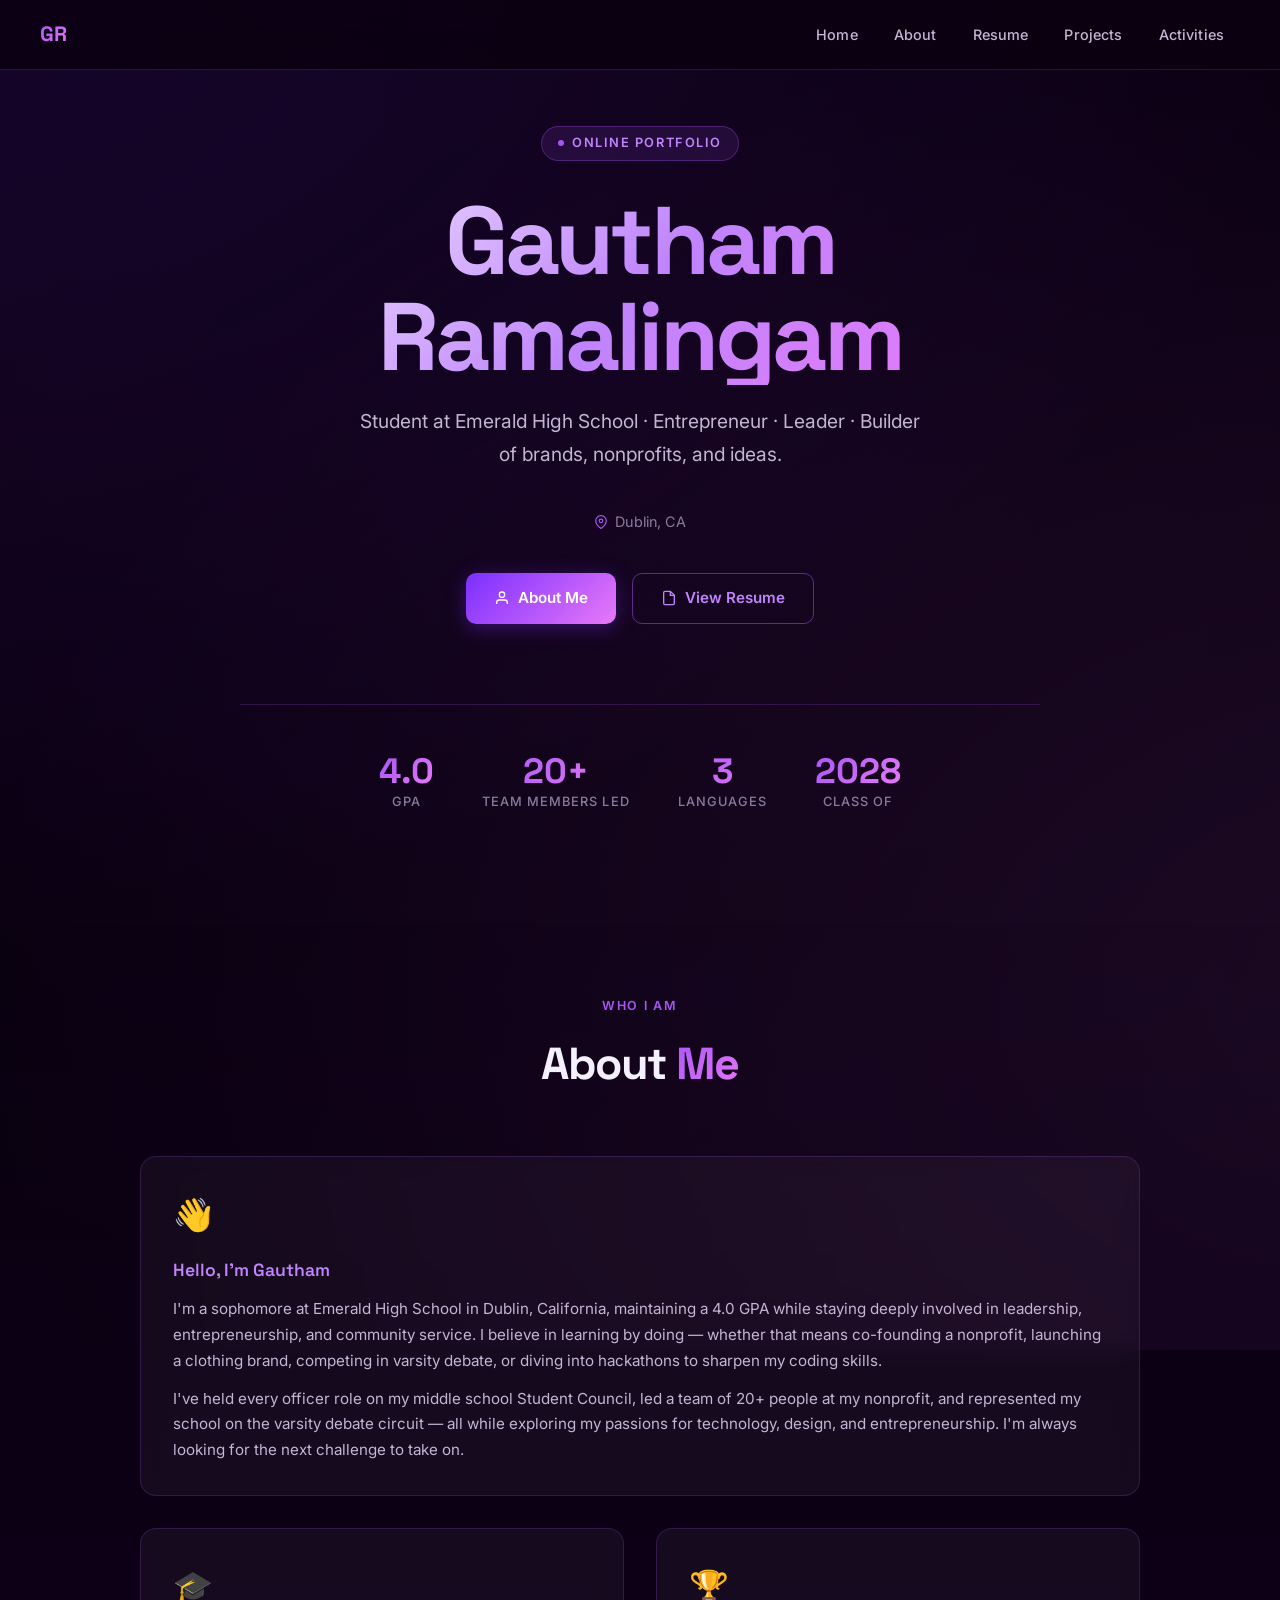
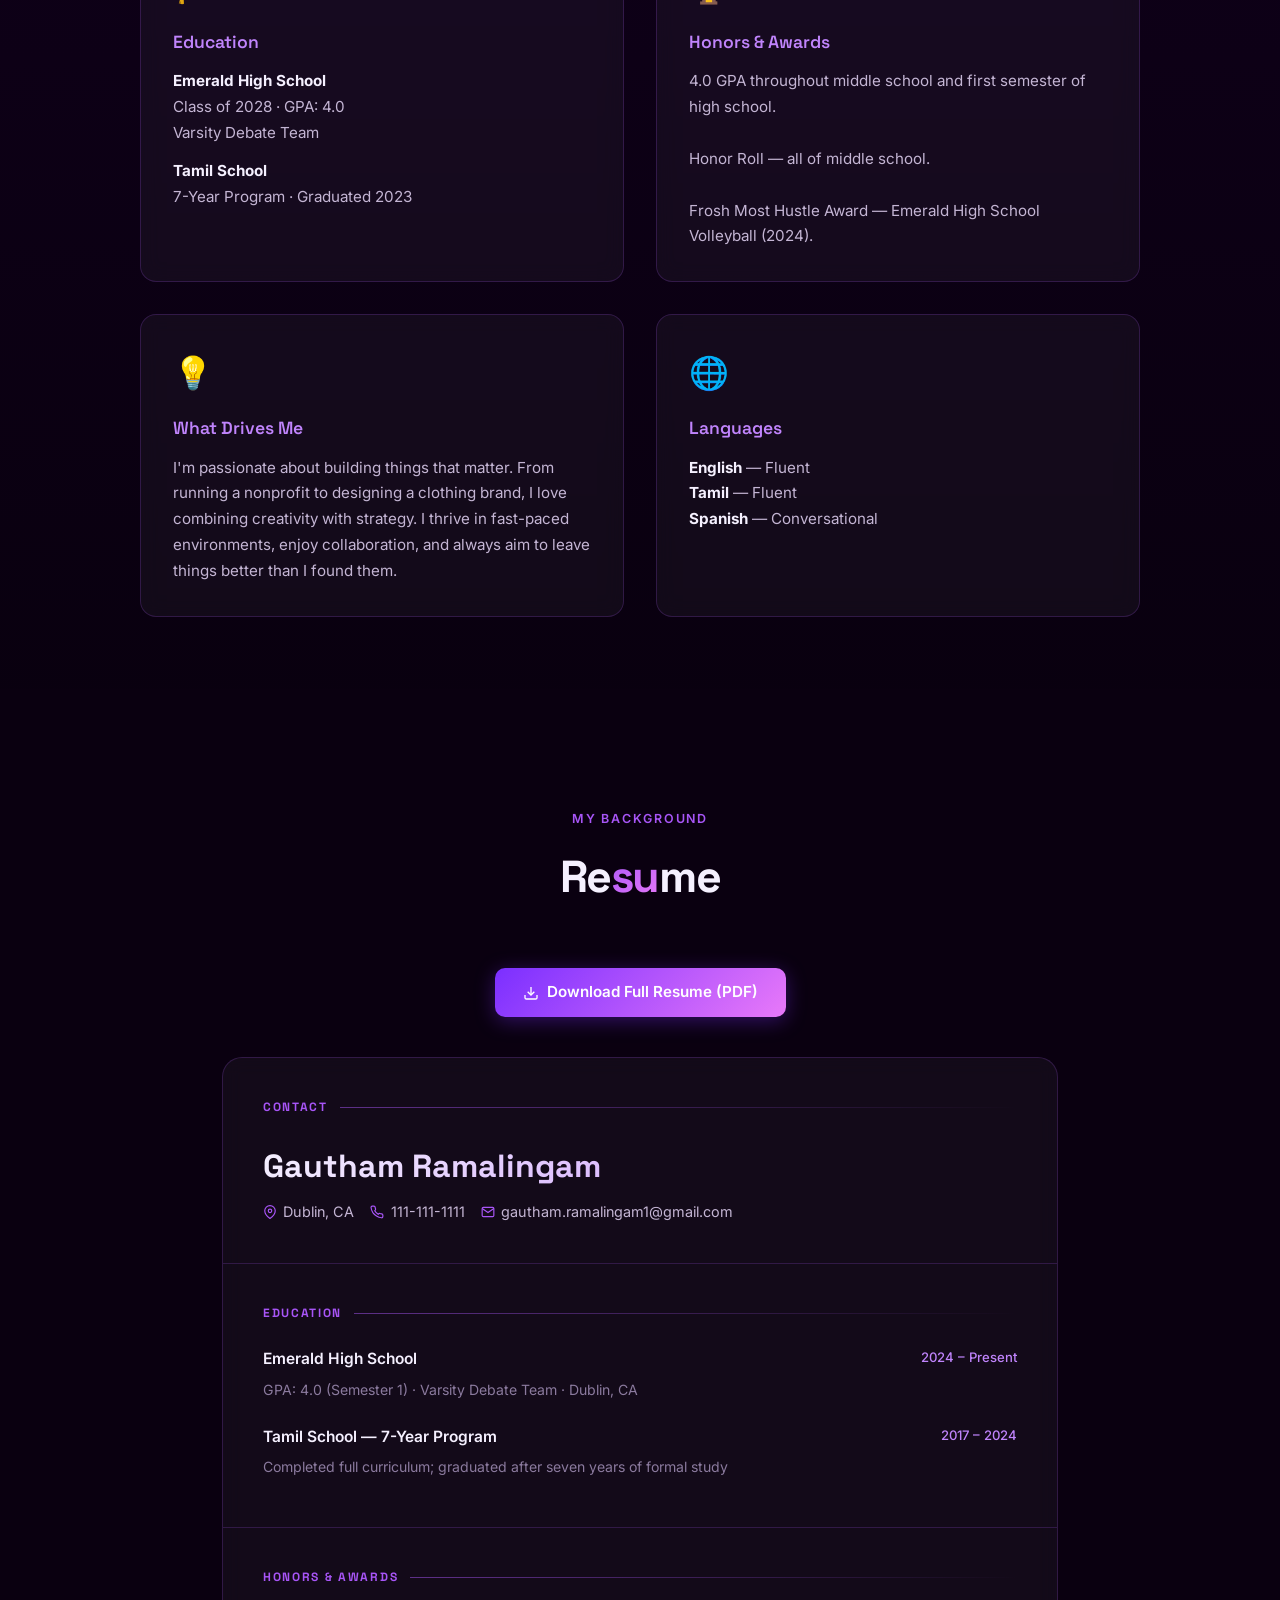
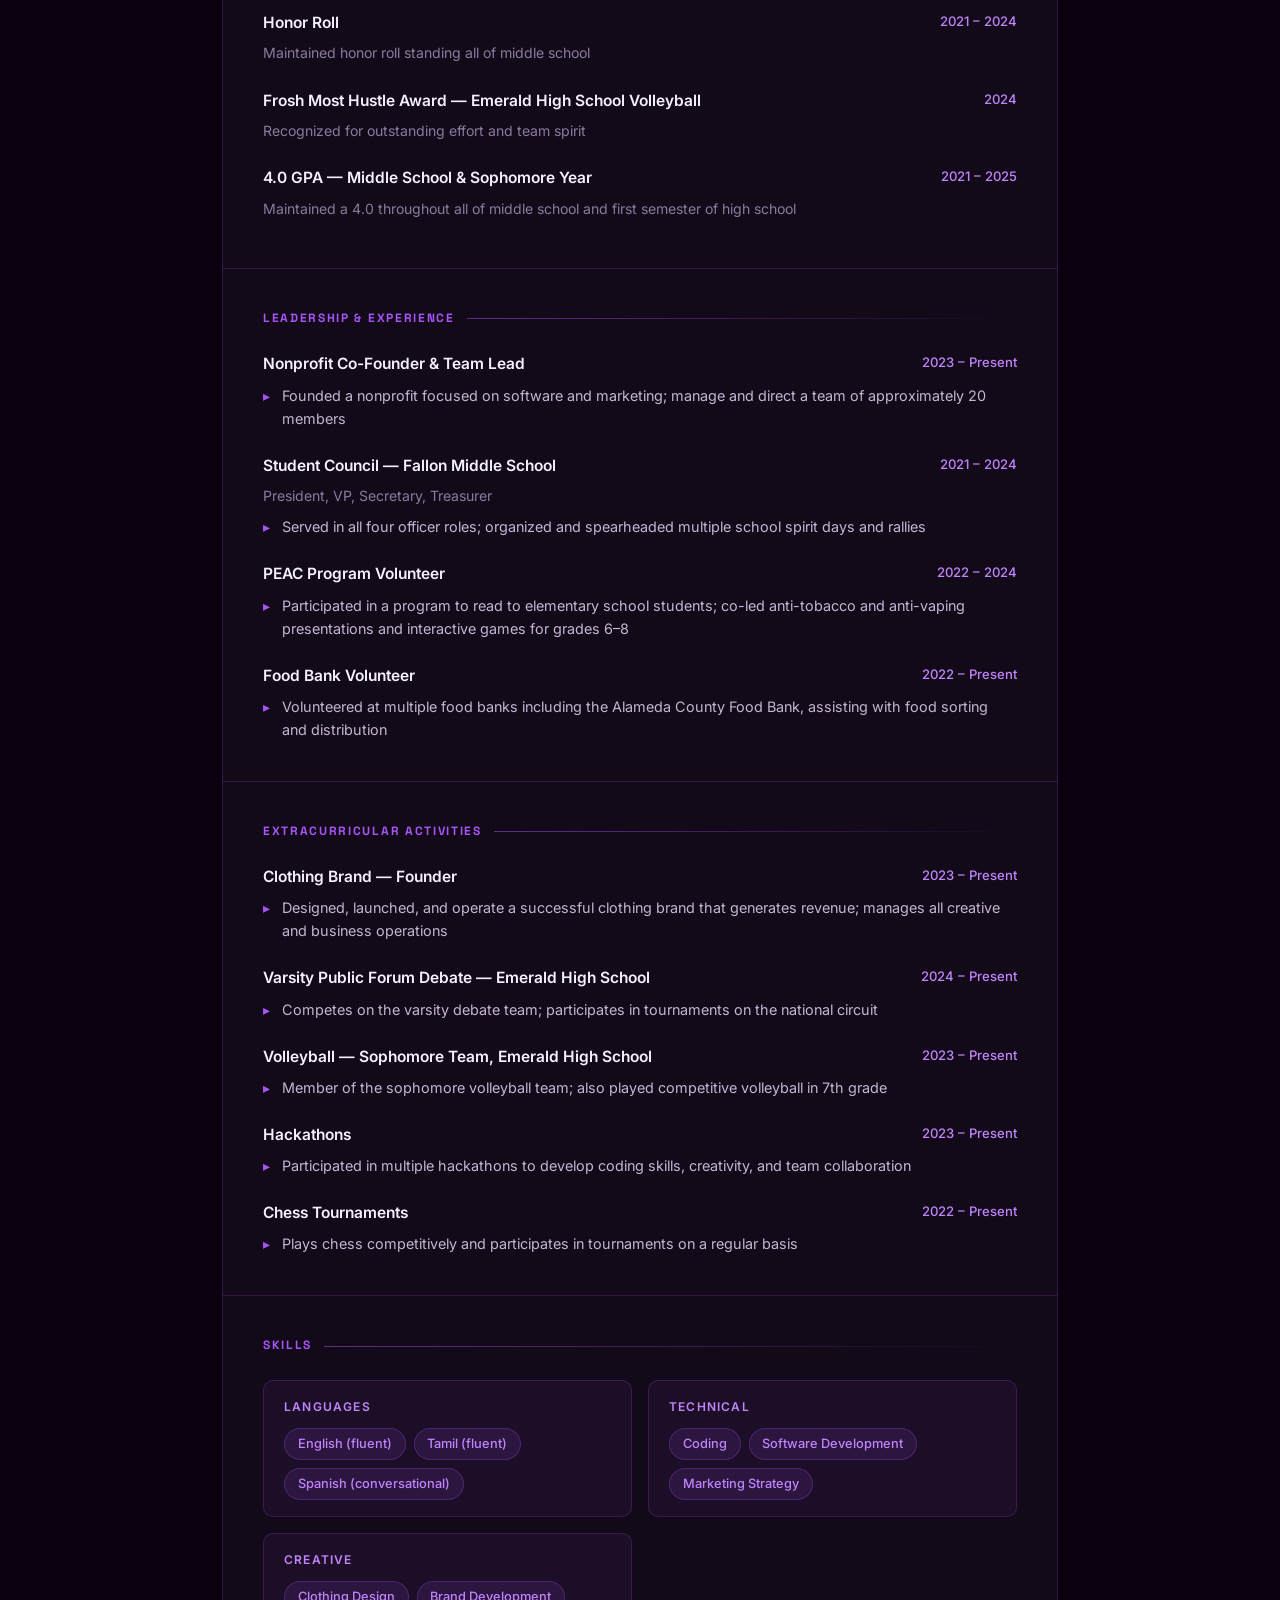
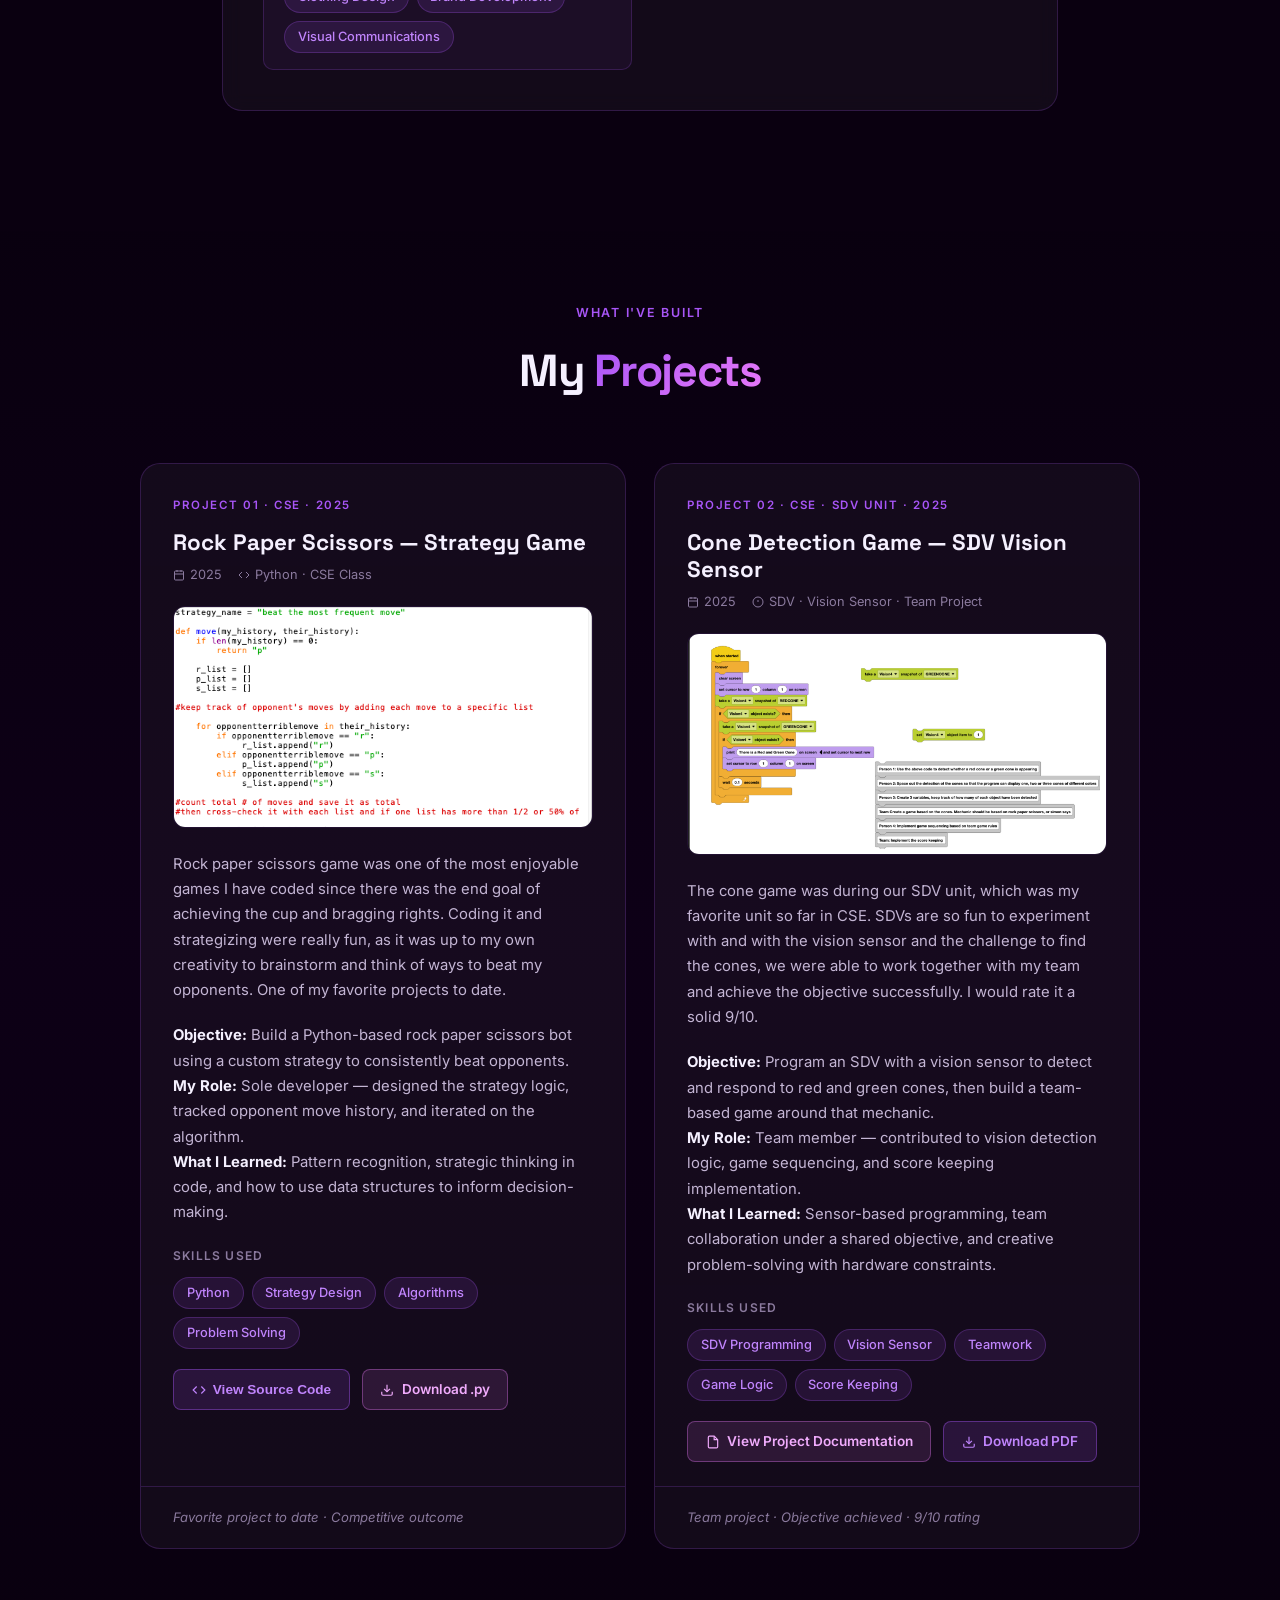
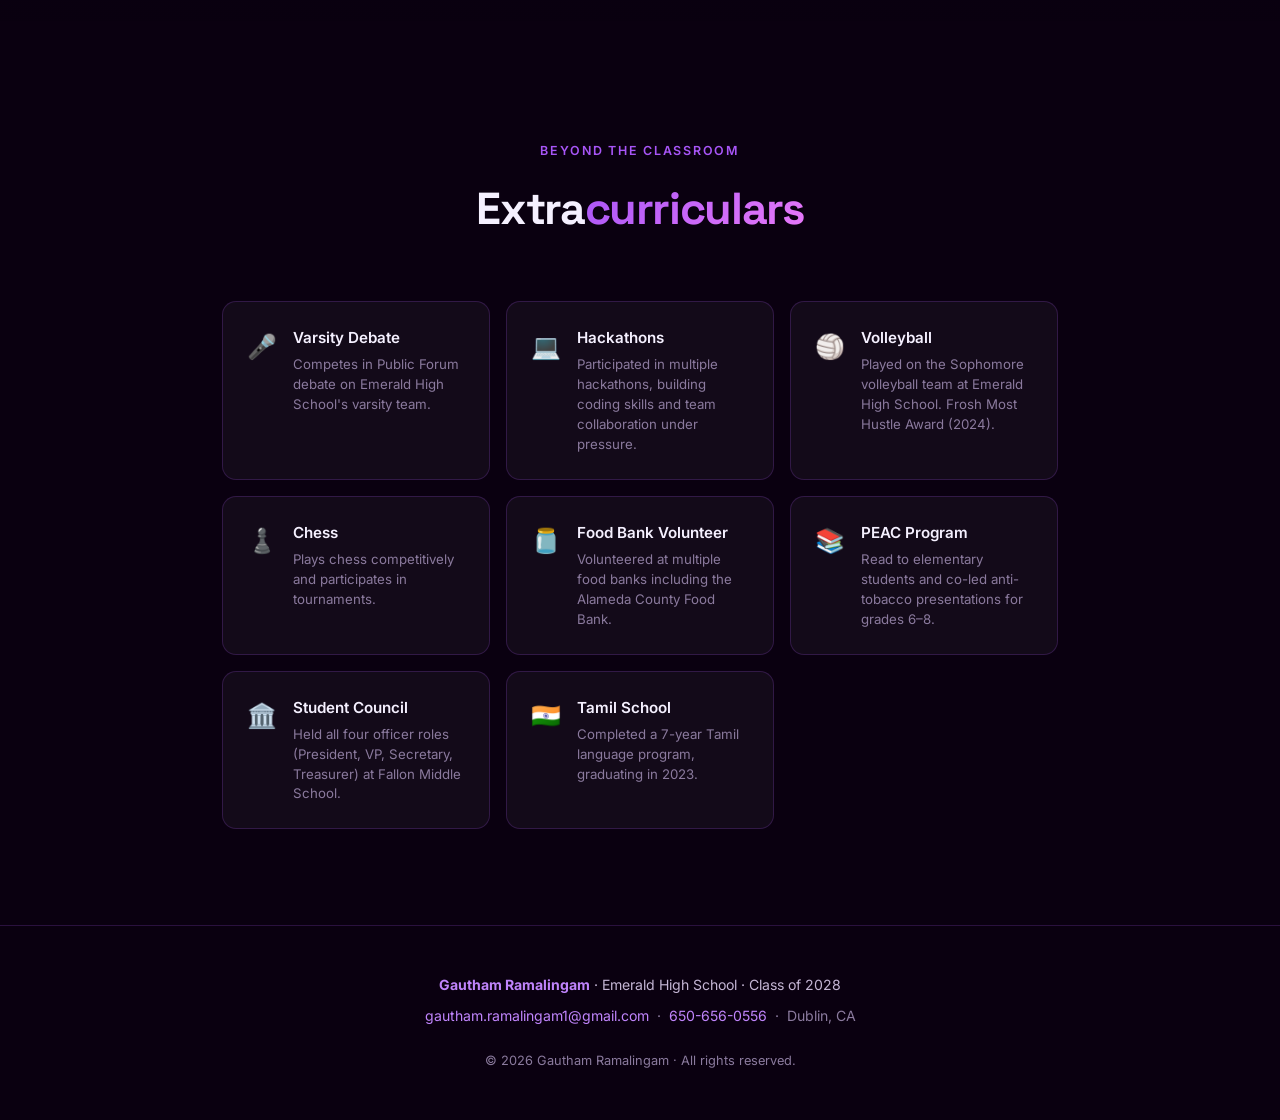
<file: index.html>
<!DOCTYPE html>
<html lang="en">
<head>
  <meta charset="UTF-8" />
  <meta name="viewport" content="width=device-width, initial-scale=1.0" />
  <title>Gautham Ramalingam — Portfolio</title>
  <link rel="stylesheet" href="styles.css" />
</head>
<body>

  <!-- ─── NAVBAR ─── -->
  <nav>
    <div class="nav-logo">GR</div>
    <ul class="nav-links">
      <li><a href="#home">Home</a></li>
      <li><a href="#about">About</a></li>
      <li><a href="#resume">Resume</a></li>
      <li><a href="#projects">Projects</a></li>
      <li><a href="#activities">Activities</a></li>
    </ul>
  </nav>

  <!-- ─── HERO ─── -->
  <section id="home">
    <div class="hero-content">
      <div class="hero-tag">Online Portfolio</div>
      <h1 class="hero-name">Gautham Ramalingam</h1>
      <p class="hero-subtitle">
        Student at Emerald High School · Entrepreneur · Leader · Builder of brands, nonprofits, and ideas.
      </p>
      <div class="hero-location">
        <svg width="14" height="14" viewBox="0 0 24 24" fill="none" stroke="currentColor" stroke-width="2"><path d="M21 10c0 7-9 13-9 13s-9-6-9-13a9 9 0 0 1 18 0z"/><circle cx="12" cy="10" r="3"/></svg>
        Dublin, CA
      </div>
      <div class="hero-cta">
        <a href="#about" class="btn-primary">
          <svg width="16" height="16" viewBox="0 0 24 24" fill="none" stroke="currentColor" stroke-width="2"><path d="M20 21v-2a4 4 0 0 0-4-4H8a4 4 0 0 0-4 4v2"/><circle cx="12" cy="7" r="4"/></svg>
          About Me
        </a>
        <a href="resume.pdf" target="_blank" class="btn-secondary">
          <svg width="16" height="16" viewBox="0 0 24 24" fill="none" stroke="currentColor" stroke-width="2"><path d="M14 2H6a2 2 0 0 0-2 2v16a2 2 0 0 0 2 2h12a2 2 0 0 0 2-2V8z"/><polyline points="14 2 14 8 20 8"/></svg>
          View Resume
        </a>
      </div>

      <div class="stats-strip">
        <div class="stat">
          <div class="stat-value">4.0</div>
          <div class="stat-label">GPA</div>
        </div>
        <div class="stat">
          <div class="stat-value">20+</div>
          <div class="stat-label">Team Members Led</div>
        </div>
        <div class="stat">
          <div class="stat-value">3</div>
          <div class="stat-label">Languages</div>
        </div>
        <div class="stat">
          <div class="stat-value">2028</div>
          <div class="stat-label">Class of</div>
        </div>
      </div>
    </div>
  </section>

  <!-- ─── ABOUT ─── -->
  <section id="about">
    <div class="section-header">
      <div class="section-label">Who I Am</div>
      <h2 class="section-title">About <span>Me</span></h2>
    </div>

    <div class="about-grid">
      <div class="about-card full-width">
        <div class="card-icon">👋</div>
        <div class="card-title">Hello, I'm Gautham</div>
        <p class="card-text">
          I'm a sophomore at Emerald High School in Dublin, California, maintaining a 4.0 GPA while staying deeply involved in leadership, entrepreneurship, and community service. I believe in learning by doing — whether that means co-founding a nonprofit, launching a clothing brand, competing in varsity debate, or diving into hackathons to sharpen my coding skills.
        </p>
        <p class="card-text" style="margin-top: 0.75rem;">
          I've held every officer role on my middle school Student Council, led a team of 20+ people at my nonprofit, and represented my school on the varsity debate circuit — all while exploring my passions for technology, design, and entrepreneurship. I'm always looking for the next challenge to take on.
        </p>
      </div>

      <div class="about-card">
        <div class="card-icon">🎓</div>
        <div class="card-title">Education</div>
        <p class="card-text">
          <strong style="color: var(--text-primary);">Emerald High School</strong><br>
          Class of 2028 · GPA: 4.0<br>
          Varsity Debate Team
        </p>
        <p class="card-text" style="margin-top: 0.75rem;">
          <strong style="color: var(--text-primary);">Tamil School</strong><br>
          7-Year Program · Graduated 2023
        </p>
      </div>

      <div class="about-card">
        <div class="card-icon">🏆</div>
        <div class="card-title">Honors & Awards</div>
        <p class="card-text">
          4.0 GPA throughout middle school and first semester of high school.<br><br>
          Honor Roll — all of middle school.<br><br>
          Frosh Most Hustle Award — Emerald High School Volleyball (2024).
        </p>
      </div>

      <div class="about-card">
        <div class="card-icon">💡</div>
        <div class="card-title">What Drives Me</div>
        <p class="card-text">
          I'm passionate about building things that matter. From running a nonprofit to designing a clothing brand, I love combining creativity with strategy. I thrive in fast-paced environments, enjoy collaboration, and always aim to leave things better than I found them.
        </p>
      </div>

      <div class="about-card">
        <div class="card-icon">🌐</div>
        <div class="card-title">Languages</div>
        <p class="card-text">
          <strong style="color: var(--text-primary);">English</strong> — Fluent<br>
          <strong style="color: var(--text-primary);">Tamil</strong> — Fluent<br>
          <strong style="color: var(--text-primary);">Spanish</strong> — Conversational
        </p>
      </div>
    </div>
  </section>

  <!-- ─── RESUME ─── -->
  <section id="resume" style="padding: 6rem 2rem;">
    <div class="section-header">
      <div class="section-label">My Background</div>
      <h2 class="section-title">Re<span>su</span>me</h2>
    </div>

    <div class="resume-download">
      <a href="resume.pdf" target="_blank" class="btn-primary">
        <svg width="16" height="16" viewBox="0 0 24 24" fill="none" stroke="currentColor" stroke-width="2"><path d="M21 15v4a2 2 0 0 1-2 2H5a2 2 0 0 1-2-2v-4"/><polyline points="7 10 12 15 17 10"/><line x1="12" y1="15" x2="12" y2="3"/></svg>
        Download Full Resume (PDF)
      </a>
    </div>

    <div class="resume-container">

      <!-- Header -->
      <div class="resume-section">
        <div class="resume-section-title">Contact</div>
        <div class="resume-name">Gautham Ramalingam</div>
        <div class="resume-contacts">
          <span class="contact-item">
            <svg width="14" height="14" viewBox="0 0 24 24" fill="none" stroke="currentColor" stroke-width="2"><path d="M21 10c0 7-9 13-9 13s-9-6-9-13a9 9 0 0 1 18 0z"/><circle cx="12" cy="10" r="3"/></svg>
            Dublin, CA
          </span>
          <span class="contact-item">
            <svg width="14" height="14" viewBox="0 0 24 24" fill="none" stroke="currentColor" stroke-width="2"><path d="M22 16.92v3a2 2 0 0 1-2.18 2 19.79 19.79 0 0 1-8.63-3.07A19.5 19.5 0 0 1 4.86 13a19.79 19.79 0 0 1-3.07-8.67A2 2 0 0 1 3.77 2h3a2 2 0 0 1 2 1.72c.127.96.361 1.903.7 2.81a2 2 0 0 1-.45 2.11L8.09 9.91a16 16 0 0 0 6 6l.91-.91a2 2 0 0 1 2.11-.45c.907.339 1.85.573 2.81.7A2 2 0 0 1 22 17.12z"/></svg>
            111-111-1111
          </span>
          <span class="contact-item">
            <svg width="14" height="14" viewBox="0 0 24 24" fill="none" stroke="currentColor" stroke-width="2"><path d="M4 4h16c1.1 0 2 .9 2 2v12c0 1.1-.9 2-2 2H4c-1.1 0-2-.9-2-2V6c0-1.1.9-2 2-2z"/><polyline points="22,6 12,13 2,6"/></svg>
            gautham.ramalingam1@gmail.com
          </span>
        </div>
      </div>

      <!-- Education -->
      <div class="resume-section">
        <div class="resume-section-title">Education</div>
        <div class="resume-entry">
          <div class="resume-entry-header">
            <div class="resume-entry-title">Emerald High School</div>
            <div class="resume-entry-role">2024 – Present</div>
          </div>
          <div class="resume-entry-sub">GPA: 4.0 (Semester 1) · Varsity Debate Team · Dublin, CA</div>
        </div>
        <div class="resume-entry">
          <div class="resume-entry-header">
            <div class="resume-entry-title">Tamil School — 7-Year Program</div>
            <div class="resume-entry-role">2017 – 2024</div>
          </div>
          <div class="resume-entry-sub">Completed full curriculum; graduated after seven years of formal study</div>
        </div>
      </div>

      <!-- Honors & Awards -->
      <div class="resume-section">
        <div class="resume-section-title">Honors &amp; Awards</div>
        <div class="resume-entry">
          <div class="resume-entry-header">
            <div class="resume-entry-title">Honor Roll</div>
            <div class="resume-entry-role">2021 – 2024</div>
          </div>
          <div class="resume-entry-sub">Maintained honor roll standing all of middle school</div>
        </div>
        <div class="resume-entry">
          <div class="resume-entry-header">
            <div class="resume-entry-title">Frosh Most Hustle Award — Emerald High School Volleyball</div>
            <div class="resume-entry-role">2024</div>
          </div>
          <div class="resume-entry-sub">Recognized for outstanding effort and team spirit</div>
        </div>
        <div class="resume-entry">
          <div class="resume-entry-header">
            <div class="resume-entry-title">4.0 GPA — Middle School &amp; Sophomore Year</div>
            <div class="resume-entry-role">2021 – 2025</div>
          </div>
          <div class="resume-entry-sub">Maintained a 4.0 throughout all of middle school and first semester of high school</div>
        </div>
      </div>

      <!-- Leadership -->
      <div class="resume-section">
        <div class="resume-section-title">Leadership &amp; Experience</div>

        <div class="resume-entry">
          <div class="resume-entry-header">
            <div class="resume-entry-title">Nonprofit Co-Founder &amp; Team Lead</div>
            <div class="resume-entry-role">2023 – Present</div>
          </div>
          <ul>
            <li>Founded a nonprofit focused on software and marketing; manage and direct a team of approximately 20 members</li>
          </ul>
        </div>

        <div class="resume-entry">
          <div class="resume-entry-header">
            <div class="resume-entry-title">Student Council — Fallon Middle School</div>
            <div class="resume-entry-role">2021 – 2024</div>
          </div>
          <div class="resume-entry-sub">President, VP, Secretary, Treasurer</div>
          <ul>
            <li>Served in all four officer roles; organized and spearheaded multiple school spirit days and rallies</li>
          </ul>
        </div>

        <div class="resume-entry">
          <div class="resume-entry-header">
            <div class="resume-entry-title">PEAC Program Volunteer</div>
            <div class="resume-entry-role">2022 – 2024</div>
          </div>
          <ul>
            <li>Participated in a program to read to elementary school students; co-led anti-tobacco and anti-vaping presentations and interactive games for grades 6–8</li>
          </ul>
        </div>

        <div class="resume-entry">
          <div class="resume-entry-header">
            <div class="resume-entry-title">Food Bank Volunteer</div>
            <div class="resume-entry-role">2022 – Present</div>
          </div>
          <ul>
            <li>Volunteered at multiple food banks including the Alameda County Food Bank, assisting with food sorting and distribution</li>
          </ul>
        </div>
      </div>

      <!-- Extracurricular -->
      <div class="resume-section">
        <div class="resume-section-title">Extracurricular Activities</div>

        <div class="resume-entry">
          <div class="resume-entry-header">
            <div class="resume-entry-title">Clothing Brand — Founder</div>
            <div class="resume-entry-role">2023 – Present</div>
          </div>
          <ul>
            <li>Designed, launched, and operate a successful clothing brand that generates revenue; manages all creative and business operations</li>
          </ul>
        </div>

        <div class="resume-entry">
          <div class="resume-entry-header">
            <div class="resume-entry-title">Varsity Public Forum Debate — Emerald High School</div>
            <div class="resume-entry-role">2024 – Present</div>
          </div>
          <ul>
            <li>Competes on the varsity debate team; participates in tournaments on the national circuit</li>
          </ul>
        </div>

        <div class="resume-entry">
          <div class="resume-entry-header">
            <div class="resume-entry-title">Volleyball — Sophomore Team, Emerald High School</div>
            <div class="resume-entry-role">2023 – Present</div>
          </div>
          <ul>
            <li>Member of the sophomore volleyball team; also played competitive volleyball in 7th grade</li>
          </ul>
        </div>

        <div class="resume-entry">
          <div class="resume-entry-header">
            <div class="resume-entry-title">Hackathons</div>
            <div class="resume-entry-role">2023 – Present</div>
          </div>
          <ul>
            <li>Participated in multiple hackathons to develop coding skills, creativity, and team collaboration</li>
          </ul>
        </div>

        <div class="resume-entry">
          <div class="resume-entry-header">
            <div class="resume-entry-title">Chess Tournaments</div>
            <div class="resume-entry-role">2022 – Present</div>
          </div>
          <ul>
            <li>Plays chess competitively and participates in tournaments on a regular basis</li>
          </ul>
        </div>
      </div>

      <!-- Skills -->
      <div class="resume-section">
        <div class="resume-section-title">Skills</div>
        <div class="skills-grid">
          <div class="skill-group">
            <div class="skill-group-label">Languages</div>
            <div class="badge-row">
              <span class="badge">English (fluent)</span>
              <span class="badge">Tamil (fluent)</span>
              <span class="badge">Spanish (conversational)</span>
            </div>
          </div>
          <div class="skill-group">
            <div class="skill-group-label">Technical</div>
            <div class="badge-row">
              <span class="badge">Coding</span>
              <span class="badge">Software Development</span>
              <span class="badge">Marketing Strategy</span>
            </div>
          </div>
          <div class="skill-group">
            <div class="skill-group-label">Creative</div>
            <div class="badge-row">
              <span class="badge">Clothing Design</span>
              <span class="badge">Brand Development</span>
              <span class="badge">Visual Communications</span>
            </div>
          </div>
        </div>
      </div>

    </div>
  </section>

  <!-- ─── PROJECTS ─── -->
  <section id="projects">
    <div class="section-header">
      <div class="section-label">What I've Built</div>
      <h2 class="section-title">My <span>Projects</span></h2>
    </div>

    <div class="projects-grid">

      <!-- Project 1: Rock Paper Scissors -->
      <div class="project-card">
        <div class="project-card-top">
          <div class="project-number">Project 01 · CSE · 2025</div>
          <div class="project-title">Rock Paper Scissors — Strategy Game</div>
          <div class="project-meta">
            <span class="project-meta-item">
              <svg width="12" height="12" viewBox="0 0 24 24" fill="none" stroke="currentColor" stroke-width="2"><rect x="3" y="4" width="18" height="18" rx="2" ry="2"/><line x1="16" y1="2" x2="16" y2="6"/><line x1="8" y1="2" x2="8" y2="6"/><line x1="3" y1="10" x2="21" y2="10"/></svg>
              2025
            </span>
            <span class="project-meta-item">
              <svg width="12" height="12" viewBox="0 0 24 24" fill="none" stroke="currentColor" stroke-width="2"><polyline points="16 18 22 12 16 6"/><polyline points="8 6 2 12 8 18"/></svg>
              Python · CSE Class
            </span>
          </div>
          <div class="project-image-wrap">
            <img src="rockpaperscissor.png" alt="Rock Paper Scissors strategy code screenshot" />
          </div>
          <p class="project-description">
            Rock paper scissors game was one of the most enjoyable games I have coded since there was the end goal of achieving the cup and bragging rights. Coding it and strategizing were really fun, as it was up to my own creativity to brainstorm and think of ways to beat my opponents. One of my favorite projects to date.
          </p>
          <p class="project-description">
            <strong style="color: var(--text-primary);">Objective:</strong> Build a Python-based rock paper scissors bot using a custom strategy to consistently beat opponents.<br>
            <strong style="color: var(--text-primary);">My Role:</strong> Sole developer — designed the strategy logic, tracked opponent move history, and iterated on the algorithm.<br>
            <strong style="color: var(--text-primary);">What I Learned:</strong> Pattern recognition, strategic thinking in code, and how to use data structures to inform decision-making.
          </p>
          <div class="project-skills-label">Skills Used</div>
          <div class="badge-row">
            <span class="badge">Python</span>
            <span class="badge">Strategy Design</span>
            <span class="badge">Algorithms</span>
            <span class="badge">Problem Solving</span>
          </div>
          <div class="doc-buttons">
            <button class="btn-doc btn-doc-code" onclick="openCodeModal()">
              <svg width="14" height="14" viewBox="0 0 24 24" fill="none" stroke="currentColor" stroke-width="2"><polyline points="16 18 22 12 16 6"/><polyline points="8 6 2 12 8 18"/></svg>
              View Source Code
            </button>
            <a class="btn-doc btn-doc-pdf" href="rockpaperscissors.py" download>
              <svg width="14" height="14" viewBox="0 0 24 24" fill="none" stroke="currentColor" stroke-width="2"><path d="M21 15v4a2 2 0 0 1-2 2H5a2 2 0 0 1-2-2v-4"/><polyline points="7 10 12 15 17 10"/><line x1="12" y1="15" x2="12" y2="3"/></svg>
              Download .py
            </a>
          </div>
        </div>
        <div class="project-card-bottom">
          <span class="project-outcome">Favorite project to date · Competitive outcome</span>
        </div>
      </div>

      <!-- Project 2: Cone Game -->
      <div class="project-card">
        <div class="project-card-top">
          <div class="project-number">Project 02 · CSE · SDV Unit · 2025</div>
          <div class="project-title">Cone Detection Game — SDV Vision Sensor</div>
          <div class="project-meta">
            <span class="project-meta-item">
              <svg width="12" height="12" viewBox="0 0 24 24" fill="none" stroke="currentColor" stroke-width="2"><rect x="3" y="4" width="18" height="18" rx="2" ry="2"/><line x1="16" y1="2" x2="16" y2="6"/><line x1="8" y1="2" x2="8" y2="6"/><line x1="3" y1="10" x2="21" y2="10"/></svg>
              2025
            </span>
            <span class="project-meta-item">
              <svg width="12" height="12" viewBox="0 0 24 24" fill="none" stroke="currentColor" stroke-width="2"><circle cx="12" cy="12" r="10"/><line x1="12" y1="8" x2="12" y2="12"/><line x1="12" y1="16" x2="12.01" y2="16"/></svg>
              SDV · Vision Sensor · Team Project
            </span>
          </div>
          <div class="project-image-wrap">
            <img src="conegame.png" alt="Cone game SDV vision sensor code screenshot" />
          </div>
          <p class="project-description">
            The cone game was during our SDV unit, which was my favorite unit so far in CSE. SDVs are so fun to experiment with and with the vision sensor and the challenge to find the cones, we were able to work together with my team and achieve the objective successfully. I would rate it a solid 9/10.
          </p>
          <p class="project-description">
            <strong style="color: var(--text-primary);">Objective:</strong> Program an SDV with a vision sensor to detect and respond to red and green cones, then build a team-based game around that mechanic.<br>
            <strong style="color: var(--text-primary);">My Role:</strong> Team member — contributed to vision detection logic, game sequencing, and score keeping implementation.<br>
            <strong style="color: var(--text-primary);">What I Learned:</strong> Sensor-based programming, team collaboration under a shared objective, and creative problem-solving with hardware constraints.
          </p>
          <div class="project-skills-label">Skills Used</div>
          <div class="badge-row">
            <span class="badge">SDV Programming</span>
            <span class="badge">Vision Sensor</span>
            <span class="badge">Teamwork</span>
            <span class="badge">Game Logic</span>
            <span class="badge">Score Keeping</span>
          </div>
          <div class="doc-buttons">
            <a class="btn-doc btn-doc-pdf" href="conegame_doc.pdf" target="_blank">
              <svg width="14" height="14" viewBox="0 0 24 24" fill="none" stroke="currentColor" stroke-width="2"><path d="M14 2H6a2 2 0 0 0-2 2v16a2 2 0 0 0 2 2h12a2 2 0 0 0 2-2V8z"/><polyline points="14 2 14 8 20 8"/></svg>
              View Project Documentation
            </a>
            <a class="btn-doc btn-doc-code" href="conegame_doc.pdf" download>
              <svg width="14" height="14" viewBox="0 0 24 24" fill="none" stroke="currentColor" stroke-width="2"><path d="M21 15v4a2 2 0 0 1-2 2H5a2 2 0 0 1-2-2v-4"/><polyline points="7 10 12 15 17 10"/><line x1="12" y1="15" x2="12" y2="3"/></svg>
              Download PDF
            </a>
          </div>
        </div>
        <div class="project-card-bottom">
          <span class="project-outcome">Team project · Objective achieved · 9/10 rating</span>
        </div>
      </div>

    </div>
  </section>

  <!-- ─── ACTIVITIES ─── -->
  <section id="activities" style="padding: 6rem 2rem;">
    <div class="section-header">
      <div class="section-label">Beyond the Classroom</div>
      <h2 class="section-title">Extra<span>curriculars</span></h2>
    </div>

    <div class="activities-list">
      <div class="activity-item">
        <div class="activity-icon">🎤</div>
        <div>
          <div class="activity-title">Varsity Debate</div>
          <div class="activity-detail">Competes in Public Forum debate on Emerald High School's varsity team.</div>
        </div>
      </div>

      <div class="activity-item">
        <div class="activity-icon">💻</div>
        <div>
          <div class="activity-title">Hackathons</div>
          <div class="activity-detail">Participated in multiple hackathons, building coding skills and team collaboration under pressure.</div>
        </div>
      </div>

      <div class="activity-item">
        <div class="activity-icon">🏐</div>
        <div>
          <div class="activity-title">Volleyball</div>
          <div class="activity-detail">Played on the Sophomore volleyball team at Emerald High School. Frosh Most Hustle Award (2024).</div>
        </div>
      </div>

      <div class="activity-item">
        <div class="activity-icon">♟️</div>
        <div>
          <div class="activity-title">Chess</div>
          <div class="activity-detail">Plays chess competitively and participates in tournaments.</div>
        </div>
      </div>

      <div class="activity-item">
        <div class="activity-icon">🫙</div>
        <div>
          <div class="activity-title">Food Bank Volunteer</div>
          <div class="activity-detail">Volunteered at multiple food banks including the Alameda County Food Bank.</div>
        </div>
      </div>

      <div class="activity-item">
        <div class="activity-icon">📚</div>
        <div>
          <div class="activity-title">PEAC Program</div>
          <div class="activity-detail">Read to elementary students and co-led anti-tobacco presentations for grades 6–8.</div>
        </div>
      </div>

      <div class="activity-item">
        <div class="activity-icon">🏛️</div>
        <div>
          <div class="activity-title">Student Council</div>
          <div class="activity-detail">Held all four officer roles (President, VP, Secretary, Treasurer) at Fallon Middle School.</div>
        </div>
      </div>

      <div class="activity-item">
        <div class="activity-icon">🇮🇳</div>
        <div>
          <div class="activity-title">Tamil School</div>
          <div class="activity-detail">Completed a 7-year Tamil language program, graduating in 2023.</div>
        </div>
      </div>
    </div>
  </section>

  <!-- ─── CODE MODAL ─── -->
  <div class="modal-overlay" id="codeModal" onclick="closeOnOverlay(event)">
    <div class="modal-box">
      <div class="modal-header">
        <div class="modal-title">
          <span class="modal-title-dot"></span>
          gautham_rock_paper_scissors.py
        </div>
        <button class="modal-close" onclick="closeCodeModal()">✕</button>
      </div>
      <div class="modal-body">
        <pre class="code-block"><div class="code-line"><span class="code-ln">1</span><span class="code-text"><span class="va">strategy_name</span> <span class="op">=</span> <span class="st">"beat the most frequent move"</span></span></div>
<div class="code-line"><span class="code-ln">2</span><span class="code-text"></span></div>
<div class="code-line"><span class="code-ln">3</span><span class="code-text"><span class="kw">def</span> <span class="fn">move</span>(<span class="va">my_history</span>, <span class="va">their_history</span>):</span></div>
<div class="code-line"><span class="code-ln">4</span><span class="code-text">    <span class="kw">if</span> <span class="fn">len</span>(<span class="va">my_history</span>) == <span class="nm">0</span>:</span></div>
<div class="code-line"><span class="code-ln">5</span><span class="code-text">        <span class="op">return</span> <span class="st">"p"</span></span></div>
<div class="code-line"><span class="code-ln">6</span><span class="code-text"></span></div>
<div class="code-line"><span class="code-ln">7</span><span class="code-text">    <span class="va">r_list</span> <span class="op">=</span> []</span></div>
<div class="code-line"><span class="code-ln">8</span><span class="code-text">    <span class="va">p_list</span> <span class="op">=</span> []</span></div>
<div class="code-line"><span class="code-ln">9</span><span class="code-text">    <span class="va">s_list</span> <span class="op">=</span> []</span></div>
<div class="code-line"><span class="code-ln">10</span><span class="code-text"></span></div>
<div class="code-line"><span class="code-ln">11</span><span class="code-text"><span class="cm"># keep track of opponent's moves by adding each move to a specific list</span></span></div>
<div class="code-line"><span class="code-ln">12</span><span class="code-text"></span></div>
<div class="code-line"><span class="code-ln">13</span><span class="code-text">    <span class="kw">for</span> <span class="va">opponentterriblemove</span> <span class="kw">in</span> <span class="va">their_history</span>:</span></div>
<div class="code-line"><span class="code-ln">14</span><span class="code-text">        <span class="kw">if</span> <span class="va">opponentterriblemove</span> == <span class="st">"r"</span>:</span></div>
<div class="code-line"><span class="code-ln">15</span><span class="code-text">            <span class="va">r_list</span>.<span class="fn">append</span>(<span class="st">"r"</span>)</span></div>
<div class="code-line"><span class="code-ln">16</span><span class="code-text">        <span class="kw">elif</span> <span class="va">opponentterriblemove</span> == <span class="st">"p"</span>:</span></div>
<div class="code-line"><span class="code-ln">17</span><span class="code-text">            <span class="va">p_list</span>.<span class="fn">append</span>(<span class="st">"p"</span>)</span></div>
<div class="code-line"><span class="code-ln">18</span><span class="code-text">        <span class="kw">elif</span> <span class="va">opponentterriblemove</span> == <span class="st">"s"</span>:</span></div>
<div class="code-line"><span class="code-ln">19</span><span class="code-text">            <span class="va">s_list</span>.<span class="fn">append</span>(<span class="st">"s"</span>)</span></div>
<div class="code-line"><span class="code-ln">20</span><span class="code-text"></span></div>
<div class="code-line"><span class="code-ln">21</span><span class="code-text"><span class="cm"># count total # of moves and save it as total</span></span></div>
<div class="code-line"><span class="code-ln">22</span><span class="code-text"><span class="cm"># then cross-check: if one move type is &gt;50% of all moves, counter it</span></span></div>
<div class="code-line"><span class="code-ln">23</span><span class="code-text"></span></div>
<div class="code-line"><span class="code-ln">24</span><span class="code-text">    <span class="va">total</span> <span class="op">=</span> <span class="fn">len</span>(<span class="va">their_history</span>)</span></div>
<div class="code-line"><span class="code-ln">25</span><span class="code-text"></span></div>
<div class="code-line"><span class="code-ln">26</span><span class="code-text">    <span class="kw">if</span> <span class="fn">len</span>(<span class="va">r_list</span>) <span class="op">&gt;</span> <span class="va">total</span> <span class="op">*</span> <span class="nm">0.5</span>:</span></div>
<div class="code-line"><span class="code-ln">27</span><span class="code-text">        <span class="op">return</span> <span class="st">"p"</span></span></div>
<div class="code-line"><span class="code-ln">28</span><span class="code-text">    <span class="kw">elif</span> <span class="fn">len</span>(<span class="va">p_list</span>) <span class="op">&gt;</span> <span class="va">total</span> <span class="op">*</span> <span class="nm">0.5</span>:</span></div>
<div class="code-line"><span class="code-ln">29</span><span class="code-text">        <span class="op">return</span> <span class="st">"s"</span></span></div>
<div class="code-line"><span class="code-ln">30</span><span class="code-text">    <span class="kw">elif</span> <span class="fn">len</span>(<span class="va">s_list</span>) <span class="op">&gt;</span> <span class="va">total</span> <span class="op">*</span> <span class="nm">0.5</span>:</span></div>
<div class="code-line"><span class="code-ln">31</span><span class="code-text">        <span class="op">return</span> <span class="st">"r"</span></span></div>
<div class="code-line"><span class="code-ln">32</span><span class="code-text"></span></div>
<div class="code-line"><span class="code-ln">33</span><span class="code-text"><span class="cm"># fallback: mirror our last move as a tiebreaker</span></span></div>
<div class="code-line"><span class="code-ln">34</span><span class="code-text">    <span class="kw">else</span>:</span></div>
<div class="code-line"><span class="code-ln">35</span><span class="code-text">        <span class="va">mylastmove</span> <span class="op">=</span> <span class="va">my_history</span>[<span class="op">-</span><span class="nm">1</span>]</span></div>
<div class="code-line"><span class="code-ln">36</span><span class="code-text">        <span class="kw">if</span> <span class="va">mylastmove</span> == <span class="st">"r"</span>:</span></div>
<div class="code-line"><span class="code-ln">37</span><span class="code-text">            <span class="op">return</span> <span class="st">"s"</span></span></div>
<div class="code-line"><span class="code-ln">38</span><span class="code-text">        <span class="kw">elif</span> <span class="va">mylastmove</span> == <span class="st">"s"</span>:</span></div>
<div class="code-line"><span class="code-ln">39</span><span class="code-text">            <span class="op">return</span> <span class="st">"p"</span></span></div>
<div class="code-line"><span class="code-ln">40</span><span class="code-text">        <span class="kw">else</span>:</span></div>
<div class="code-line"><span class="code-ln">41</span><span class="code-text">            <span class="op">return</span> <span class="st">"r"</span></span></div></pre>
      </div>
    </div>
  </div>

  <script>
    function openCodeModal() {
      document.getElementById('codeModal').classList.add('open');
      document.body.style.overflow = 'hidden';
    }
    function closeCodeModal() {
      document.getElementById('codeModal').classList.remove('open');
      document.body.style.overflow = '';
    }
    function closeOnOverlay(e) {
      if (e.target === document.getElementById('codeModal')) closeCodeModal();
    }
    document.addEventListener('keydown', e => { if (e.key === 'Escape') closeCodeModal(); });
  </script>

  <!-- ─── FOOTER ─── -->
  <footer>
    <p style="margin-bottom: 0.5rem; color: var(--text-secondary);">
      <strong style="color: var(--purple-light);">Gautham Ramalingam</strong> · Emerald High School · Class of 2028
    </p>
    <p>
      <a href="mailto:gautham.ramalingam1@gmail.com">gautham.ramalingam1@gmail.com</a>
      &nbsp;·&nbsp;
      <a href="tel:6506560556">650-656-0556</a>
      &nbsp;·&nbsp;
      Dublin, CA
    </p>
    <p style="margin-top: 1.5rem; font-size: 0.8rem; color: var(--text-muted);">© 2026 Gautham Ramalingam · All rights reserved.</p>
  </footer>

</body>
</html>
</file>
<file: styles.css>
@import url('https://fonts.googleapis.com/css2?family=Inter:wght@300;400;500;600;700;800&family=Space+Grotesk:wght@400;500;600;700&display=swap');

:root {
  --bg-primary: #0a0010;
  --bg-secondary: #0f0018;
  --bg-card: rgba(255, 255, 255, 0.04);
  --bg-card-hover: rgba(255, 255, 255, 0.07);
  --purple-deep: #4a0080;
  --purple-mid: #7b2fff;
  --purple-bright: #a855f7;
  --purple-light: #c084fc;
  --purple-glow: #d8b4fe;
  --accent-pink: #e879f9;
  --text-primary: #f5f0ff;
  --text-secondary: #c4b5d4;
  --text-muted: #8b7a9e;
  --border: rgba(168, 85, 247, 0.2);
  --border-bright: rgba(168, 85, 247, 0.5);
  --nav-height: 70px;
}

*, *::before, *::after {
  margin: 0;
  padding: 0;
  box-sizing: border-box;
}

html {
  scroll-behavior: smooth;
}

body {
  font-family: 'Inter', sans-serif;
  background-color: var(--bg-primary);
  color: var(--text-primary);
  line-height: 1.6;
  overflow-x: hidden;
}

/* ─── BACKGROUND ─── */
body::before {
  content: '';
  position: fixed;
  top: -50%;
  left: -50%;
  width: 200%;
  height: 200%;
  background:
    radial-gradient(ellipse at 20% 20%, rgba(123, 47, 255, 0.12) 0%, transparent 50%),
    radial-gradient(ellipse at 80% 80%, rgba(232, 121, 249, 0.08) 0%, transparent 50%),
    radial-gradient(ellipse at 50% 50%, rgba(74, 0, 128, 0.06) 0%, transparent 70%);
  pointer-events: none;
  z-index: 0;
}

/* ─── NAVBAR ─── */
nav {
  position: fixed;
  top: 0;
  left: 0;
  right: 0;
  height: var(--nav-height);
  z-index: 1000;
  display: flex;
  align-items: center;
  justify-content: space-between;
  padding: 0 2.5rem;
  background: rgba(10, 0, 16, 0.8);
  backdrop-filter: blur(20px);
  -webkit-backdrop-filter: blur(20px);
  border-bottom: 1px solid var(--border);
}

.nav-logo {
  font-family: 'Space Grotesk', sans-serif;
  font-size: 1.3rem;
  font-weight: 700;
  background: linear-gradient(135deg, var(--purple-bright), var(--accent-pink));
  -webkit-background-clip: text;
  -webkit-text-fill-color: transparent;
  background-clip: text;
  letter-spacing: -0.02em;
}

.nav-links {
  display: flex;
  list-style: none;
  gap: 0.25rem;
}

.nav-links a {
  text-decoration: none;
  color: var(--text-secondary);
  font-size: 0.9rem;
  font-weight: 500;
  padding: 0.45rem 1rem;
  border-radius: 8px;
  transition: all 0.2s ease;
  letter-spacing: 0.01em;
}

.nav-links a:hover {
  color: var(--purple-light);
  background: rgba(168, 85, 247, 0.1);
}

/* ─── HERO ─── */
#home {
  min-height: 100vh;
  display: flex;
  align-items: center;
  justify-content: center;
  position: relative;
  z-index: 1;
  padding: calc(var(--nav-height) + 2rem) 2rem 4rem;
  text-align: center;
}

.hero-content {
  max-width: 800px;
}

.hero-tag {
  display: inline-flex;
  align-items: center;
  gap: 0.5rem;
  font-size: 0.8rem;
  font-weight: 600;
  letter-spacing: 0.12em;
  text-transform: uppercase;
  color: var(--purple-light);
  background: rgba(168, 85, 247, 0.12);
  border: 1px solid rgba(168, 85, 247, 0.3);
  padding: 0.4rem 1rem;
  border-radius: 999px;
  margin-bottom: 2rem;
}

.hero-tag::before {
  content: '';
  width: 6px;
  height: 6px;
  border-radius: 50%;
  background: var(--purple-bright);
  animation: pulse 2s ease-in-out infinite;
}

@keyframes pulse {
  0%, 100% { opacity: 1; transform: scale(1); }
  50% { opacity: 0.5; transform: scale(0.8); }
}

.hero-name {
  font-family: 'Space Grotesk', sans-serif;
  font-size: clamp(3rem, 8vw, 6rem);
  font-weight: 700;
  letter-spacing: -0.04em;
  line-height: 1;
  margin-bottom: 1.25rem;
  background: linear-gradient(135deg, #f5f0ff 0%, var(--purple-light) 50%, var(--accent-pink) 100%);
  -webkit-background-clip: text;
  -webkit-text-fill-color: transparent;
  background-clip: text;
}

.hero-subtitle {
  font-size: 1.2rem;
  color: var(--text-secondary);
  max-width: 560px;
  margin: 0 auto 2.5rem;
  font-weight: 400;
  line-height: 1.7;
}

.hero-location {
  display: flex;
  align-items: center;
  justify-content: center;
  gap: 0.4rem;
  color: var(--text-muted);
  font-size: 0.9rem;
  margin-bottom: 2.5rem;
}

.hero-location svg {
  color: var(--purple-bright);
}

.hero-cta {
  display: flex;
  gap: 1rem;
  justify-content: center;
  flex-wrap: wrap;
}

.btn-primary {
  display: inline-flex;
  align-items: center;
  gap: 0.5rem;
  padding: 0.75rem 1.75rem;
  background: linear-gradient(135deg, var(--purple-mid), var(--accent-pink));
  color: white;
  text-decoration: none;
  border-radius: 10px;
  font-weight: 600;
  font-size: 0.95rem;
  transition: all 0.25s ease;
  box-shadow: 0 4px 20px rgba(123, 47, 255, 0.35);
}

.btn-primary:hover {
  transform: translateY(-2px);
  box-shadow: 0 8px 30px rgba(123, 47, 255, 0.5);
}

.btn-secondary {
  display: inline-flex;
  align-items: center;
  gap: 0.5rem;
  padding: 0.75rem 1.75rem;
  background: transparent;
  color: var(--purple-light);
  text-decoration: none;
  border: 1px solid var(--border-bright);
  border-radius: 10px;
  font-weight: 600;
  font-size: 0.95rem;
  transition: all 0.25s ease;
}

.btn-secondary:hover {
  background: rgba(168, 85, 247, 0.1);
  transform: translateY(-2px);
}

/* ─── STATS STRIP ─── */
.stats-strip {
  display: flex;
  justify-content: center;
  gap: 3rem;
  flex-wrap: wrap;
  margin-top: 5rem;
  padding-top: 3rem;
  border-top: 1px solid var(--border);
}

.stat {
  text-align: center;
}

.stat-value {
  font-family: 'Space Grotesk', sans-serif;
  font-size: 2.2rem;
  font-weight: 700;
  background: linear-gradient(135deg, var(--purple-bright), var(--accent-pink));
  -webkit-background-clip: text;
  -webkit-text-fill-color: transparent;
  background-clip: text;
  line-height: 1;
  margin-bottom: 0.25rem;
}

.stat-label {
  font-size: 0.8rem;
  color: var(--text-muted);
  text-transform: uppercase;
  letter-spacing: 0.08em;
  font-weight: 500;
}

/* ─── SECTIONS ─── */
section {
  position: relative;
  z-index: 1;
  padding: 6rem 2rem;
}

.section-header {
  text-align: center;
  margin-bottom: 3.5rem;
}

.section-label {
  font-size: 0.78rem;
  font-weight: 600;
  letter-spacing: 0.14em;
  text-transform: uppercase;
  color: var(--purple-bright);
  margin-bottom: 0.75rem;
}

.section-title {
  font-family: 'Space Grotesk', sans-serif;
  font-size: clamp(2rem, 4vw, 2.8rem);
  font-weight: 700;
  letter-spacing: -0.03em;
  color: var(--text-primary);
}

.section-title span {
  background: linear-gradient(135deg, var(--purple-bright), var(--accent-pink));
  -webkit-background-clip: text;
  -webkit-text-fill-color: transparent;
  background-clip: text;
}

/* ─── ABOUT ─── */
#about {
  background: linear-gradient(180deg, transparent, rgba(74, 0, 128, 0.06), transparent);
}

.about-grid {
  display: grid;
  grid-template-columns: 1fr 1fr;
  gap: 2rem;
  max-width: 1000px;
  margin: 0 auto;
}

.about-card {
  background: var(--bg-card);
  border: 1px solid var(--border);
  border-radius: 16px;
  padding: 2rem;
  backdrop-filter: blur(10px);
  transition: all 0.3s ease;
}

.about-card:hover {
  background: var(--bg-card-hover);
  border-color: var(--border-bright);
  transform: translateY(-3px);
}

.about-card.full-width {
  grid-column: 1 / -1;
}

.card-icon {
  font-size: 2rem;
  margin-bottom: 1rem;
}

.card-title {
  font-family: 'Space Grotesk', sans-serif;
  font-size: 1.1rem;
  font-weight: 600;
  color: var(--purple-light);
  margin-bottom: 0.75rem;
}

.card-text {
  color: var(--text-secondary);
  font-size: 0.95rem;
  line-height: 1.7;
}

/* ─── RESUME ─── */
#resume {
  max-width: 900px;
  margin: 0 auto;
}

.resume-download {
  display: flex;
  justify-content: center;
  margin-bottom: 2.5rem;
}

.resume-container {
  background: var(--bg-card);
  border: 1px solid var(--border);
  border-radius: 20px;
  overflow: hidden;
  backdrop-filter: blur(10px);
  max-width: 900px;
  margin: 0 auto;
}

.resume-section {
  padding: 2.5rem;
  border-bottom: 1px solid var(--border);
}

.resume-section:last-child {
  border-bottom: none;
}

.resume-section-title {
  font-family: 'Space Grotesk', sans-serif;
  font-size: 0.75rem;
  font-weight: 700;
  letter-spacing: 0.14em;
  text-transform: uppercase;
  color: var(--purple-bright);
  margin-bottom: 1.5rem;
  display: flex;
  align-items: center;
  gap: 0.75rem;
}

.resume-section-title::after {
  content: '';
  flex: 1;
  height: 1px;
  background: linear-gradient(90deg, var(--border-bright), transparent);
}

.resume-header-info {
  display: flex;
  flex-wrap: wrap;
  gap: 1.5rem;
  align-items: center;
}

.resume-name {
  font-family: 'Space Grotesk', sans-serif;
  font-size: 2rem;
  font-weight: 700;
  background: linear-gradient(135deg, var(--text-primary), var(--purple-light));
  -webkit-background-clip: text;
  -webkit-text-fill-color: transparent;
  background-clip: text;
}

.resume-contacts {
  display: flex;
  flex-wrap: wrap;
  gap: 1rem;
  margin-top: 0.5rem;
}

.contact-item {
  display: flex;
  align-items: center;
  gap: 0.4rem;
  color: var(--text-secondary);
  font-size: 0.9rem;
}

.contact-item svg {
  color: var(--purple-bright);
  flex-shrink: 0;
}

.resume-entry {
  margin-bottom: 1.5rem;
}

.resume-entry:last-child {
  margin-bottom: 0;
}

.resume-entry-header {
  display: flex;
  justify-content: space-between;
  align-items: flex-start;
  gap: 1rem;
  margin-bottom: 0.4rem;
}

.resume-entry-title {
  font-weight: 600;
  color: var(--text-primary);
  font-size: 0.97rem;
}

.resume-entry-role {
  font-size: 0.82rem;
  color: var(--purple-light);
  font-weight: 500;
  white-space: nowrap;
}

.resume-entry-sub {
  font-size: 0.88rem;
  color: var(--text-muted);
  margin-bottom: 0.5rem;
}

.resume-entry ul {
  list-style: none;
  padding: 0;
  margin: 0;
  display: flex;
  flex-direction: column;
  gap: 0.3rem;
}

.resume-entry ul li {
  color: var(--text-secondary);
  font-size: 0.9rem;
  padding-left: 1.2rem;
  position: relative;
}

.resume-entry ul li::before {
  content: '▸';
  position: absolute;
  left: 0;
  color: var(--purple-bright);
}

.skills-grid {
  display: grid;
  grid-template-columns: repeat(auto-fill, minmax(280px, 1fr));
  gap: 1rem;
}

.skill-group {
  background: rgba(168, 85, 247, 0.06);
  border: 1px solid var(--border);
  border-radius: 10px;
  padding: 1rem 1.25rem;
}

.skill-group-label {
  font-size: 0.75rem;
  font-weight: 600;
  text-transform: uppercase;
  letter-spacing: 0.1em;
  color: var(--purple-light);
  margin-bottom: 0.5rem;
}

.skill-group-value {
  color: var(--text-secondary);
  font-size: 0.9rem;
}

.badge-row {
  display: flex;
  flex-wrap: wrap;
  gap: 0.5rem;
  margin-top: 0.75rem;
}

.badge {
  display: inline-flex;
  align-items: center;
  padding: 0.3rem 0.8rem;
  background: rgba(168, 85, 247, 0.12);
  border: 1px solid rgba(168, 85, 247, 0.25);
  border-radius: 999px;
  font-size: 0.8rem;
  color: var(--purple-light);
  font-weight: 500;
}

/* ─── PROJECTS ─── */
#projects {
  background: linear-gradient(180deg, transparent, rgba(74, 0, 128, 0.06), transparent);
}

.projects-grid {
  display: grid;
  grid-template-columns: repeat(auto-fit, minmax(380px, 1fr));
  gap: 1.75rem;
  max-width: 1000px;
  margin: 0 auto;
}

.project-card {
  background: var(--bg-card);
  border: 1px solid var(--border);
  border-radius: 20px;
  overflow: hidden;
  transition: all 0.3s ease;
  display: flex;
  flex-direction: column;
}

.project-card:hover {
  background: var(--bg-card-hover);
  border-color: var(--border-bright);
  transform: translateY(-4px);
  box-shadow: 0 12px 40px rgba(123, 47, 255, 0.2);
}

.project-card-top {
  padding: 2rem 2rem 1.5rem;
  flex: 1;
}

.project-number {
  font-size: 0.72rem;
  font-weight: 600;
  letter-spacing: 0.14em;
  text-transform: uppercase;
  color: var(--purple-bright);
  margin-bottom: 1rem;
}

.project-title {
  font-family: 'Space Grotesk', sans-serif;
  font-size: 1.4rem;
  font-weight: 700;
  color: var(--text-primary);
  margin-bottom: 0.5rem;
  line-height: 1.2;
}

.project-meta {
  display: flex;
  gap: 1rem;
  margin-bottom: 1.25rem;
  flex-wrap: wrap;
}

.project-meta-item {
  font-size: 0.8rem;
  color: var(--text-muted);
  display: flex;
  align-items: center;
  gap: 0.3rem;
}

.project-description {
  color: var(--text-secondary);
  font-size: 0.93rem;
  line-height: 1.7;
  margin-bottom: 1.25rem;
}

.project-skills-label {
  font-size: 0.75rem;
  font-weight: 600;
  text-transform: uppercase;
  letter-spacing: 0.1em;
  color: var(--text-muted);
  margin-bottom: 0.5rem;
}

.project-card-bottom {
  padding: 1.25rem 2rem;
  border-top: 1px solid var(--border);
  display: flex;
  align-items: center;
  justify-content: space-between;
}

.project-outcome {
  font-size: 0.82rem;
  color: var(--text-muted);
  font-style: italic;
}

.project-image-wrap {
  margin: 0 0 1.5rem;
  border-radius: 12px;
  overflow: hidden;
  border: 1px solid var(--border);
  background: #000;
}

.project-image-wrap img {
  width: 100%;
  height: 220px;
  object-fit: cover;
  object-position: top left;
  display: block;
  transition: transform 0.4s ease;
}

.project-card:hover .project-image-wrap img {
  transform: scale(1.03);
}

/* ─── CODE MODAL ─── */
.modal-overlay {
  display: none;
  position: fixed;
  inset: 0;
  z-index: 2000;
  background: rgba(5, 0, 10, 0.85);
  backdrop-filter: blur(8px);
  -webkit-backdrop-filter: blur(8px);
  align-items: center;
  justify-content: center;
  padding: 1.5rem;
}

.modal-overlay.open {
  display: flex;
}

.modal-box {
  background: #0f0018;
  border: 1px solid var(--border-bright);
  border-radius: 20px;
  width: 100%;
  max-width: 760px;
  max-height: 85vh;
  display: flex;
  flex-direction: column;
  box-shadow: 0 20px 80px rgba(123, 47, 255, 0.3);
}

.modal-header {
  display: flex;
  align-items: center;
  justify-content: space-between;
  padding: 1.25rem 1.5rem;
  border-bottom: 1px solid var(--border);
  flex-shrink: 0;
}

.modal-title {
  font-family: 'Space Grotesk', sans-serif;
  font-size: 1rem;
  font-weight: 600;
  color: var(--purple-light);
  display: flex;
  align-items: center;
  gap: 0.6rem;
}

.modal-title-dot {
  width: 8px;
  height: 8px;
  border-radius: 50%;
  background: var(--purple-bright);
}

.modal-close {
  background: none;
  border: none;
  color: var(--text-muted);
  font-size: 1.4rem;
  cursor: pointer;
  line-height: 1;
  padding: 0.2rem 0.5rem;
  border-radius: 6px;
  transition: all 0.2s;
}

.modal-close:hover {
  color: var(--text-primary);
  background: rgba(255,255,255,0.06);
}

.modal-body {
  overflow-y: auto;
  padding: 0;
  flex: 1;
}

.modal-body::-webkit-scrollbar {
  width: 6px;
}

.modal-body::-webkit-scrollbar-track {
  background: transparent;
}

.modal-body::-webkit-scrollbar-thumb {
  background: var(--border-bright);
  border-radius: 3px;
}

.code-block {
  margin: 0;
  padding: 1.5rem;
  font-family: 'Fira Code', 'Courier New', monospace;
  font-size: 0.88rem;
  line-height: 1.7;
  color: #e2d9f3;
  white-space: pre;
  overflow-x: auto;
  background: transparent;
  counter-reset: line;
}

.code-line {
  display: flex;
  gap: 1.25rem;
}

.code-ln {
  color: #4a3a5e;
  user-select: none;
  min-width: 1.8rem;
  text-align: right;
  flex-shrink: 0;
}

.code-text {
  flex: 1;
}

/* syntax colours */
.kw { color: #c084fc; }         /* keyword */
.fn { color: #818cf8; }         /* function */
.st { color: #34d399; }         /* string */
.cm { color: #4a3a5e; font-style: italic; } /* comment */
.op { color: #f472b6; }         /* operator / return */
.nm { color: #fbbf24; }         /* number */
.va { color: #e2d9f3; }         /* variable */

/* doc buttons */
.doc-buttons {
  display: flex;
  gap: 0.75rem;
  flex-wrap: wrap;
  margin-top: 1.25rem;
}

.btn-doc {
  display: inline-flex;
  align-items: center;
  gap: 0.45rem;
  padding: 0.55rem 1.1rem;
  border-radius: 8px;
  font-size: 0.85rem;
  font-weight: 600;
  cursor: pointer;
  transition: all 0.2s ease;
  text-decoration: none;
}

.btn-doc-code {
  background: rgba(168, 85, 247, 0.15);
  border: 1px solid rgba(168, 85, 247, 0.4);
  color: var(--purple-light);
}

.btn-doc-code:hover {
  background: rgba(168, 85, 247, 0.25);
  transform: translateY(-1px);
}

.btn-doc-pdf {
  background: rgba(232, 121, 249, 0.12);
  border: 1px solid rgba(232, 121, 249, 0.35);
  color: #f0abfc;
}

.btn-doc-pdf:hover {
  background: rgba(232, 121, 249, 0.22);
  transform: translateY(-1px);
}

/* ─── ACTIVITIES ─── */
#activities {
  max-width: 900px;
  margin: 0 auto;
}

.activities-list {
  display: grid;
  grid-template-columns: repeat(auto-fill, minmax(260px, 1fr));
  gap: 1rem;
  max-width: 900px;
  margin: 0 auto;
}

.activity-item {
  background: var(--bg-card);
  border: 1px solid var(--border);
  border-radius: 14px;
  padding: 1.5rem;
  display: flex;
  gap: 1rem;
  align-items: flex-start;
  transition: all 0.25s ease;
}

.activity-item:hover {
  background: var(--bg-card-hover);
  border-color: var(--border-bright);
  transform: translateY(-2px);
}

.activity-icon {
  font-size: 1.5rem;
  flex-shrink: 0;
  margin-top: 0.1rem;
}

.activity-title {
  font-weight: 600;
  color: var(--text-primary);
  font-size: 0.95rem;
  margin-bottom: 0.3rem;
}

.activity-detail {
  color: var(--text-muted);
  font-size: 0.83rem;
  line-height: 1.5;
}

/* ─── FOOTER ─── */
footer {
  position: relative;
  z-index: 1;
  text-align: center;
  padding: 3rem 2rem;
  border-top: 1px solid var(--border);
  color: var(--text-muted);
  font-size: 0.88rem;
}

footer a {
  color: var(--purple-light);
  text-decoration: none;
}

footer a:hover {
  color: var(--purple-bright);
}

/* ─── RESPONSIVE ─── */
@media (max-width: 768px) {
  nav {
    padding: 0 1.25rem;
  }

  .nav-links {
    gap: 0;
  }

  .nav-links a {
    padding: 0.4rem 0.65rem;
    font-size: 0.82rem;
  }

  section {
    padding: 4rem 1.25rem;
  }

  .about-grid {
    grid-template-columns: 1fr;
  }

  .about-card.full-width {
    grid-column: 1;
  }

  .projects-grid {
    grid-template-columns: 1fr;
  }

  .resume-entry-header {
    flex-direction: column;
    gap: 0.25rem;
  }

  .stats-strip {
    gap: 2rem;
  }
}
</file>
